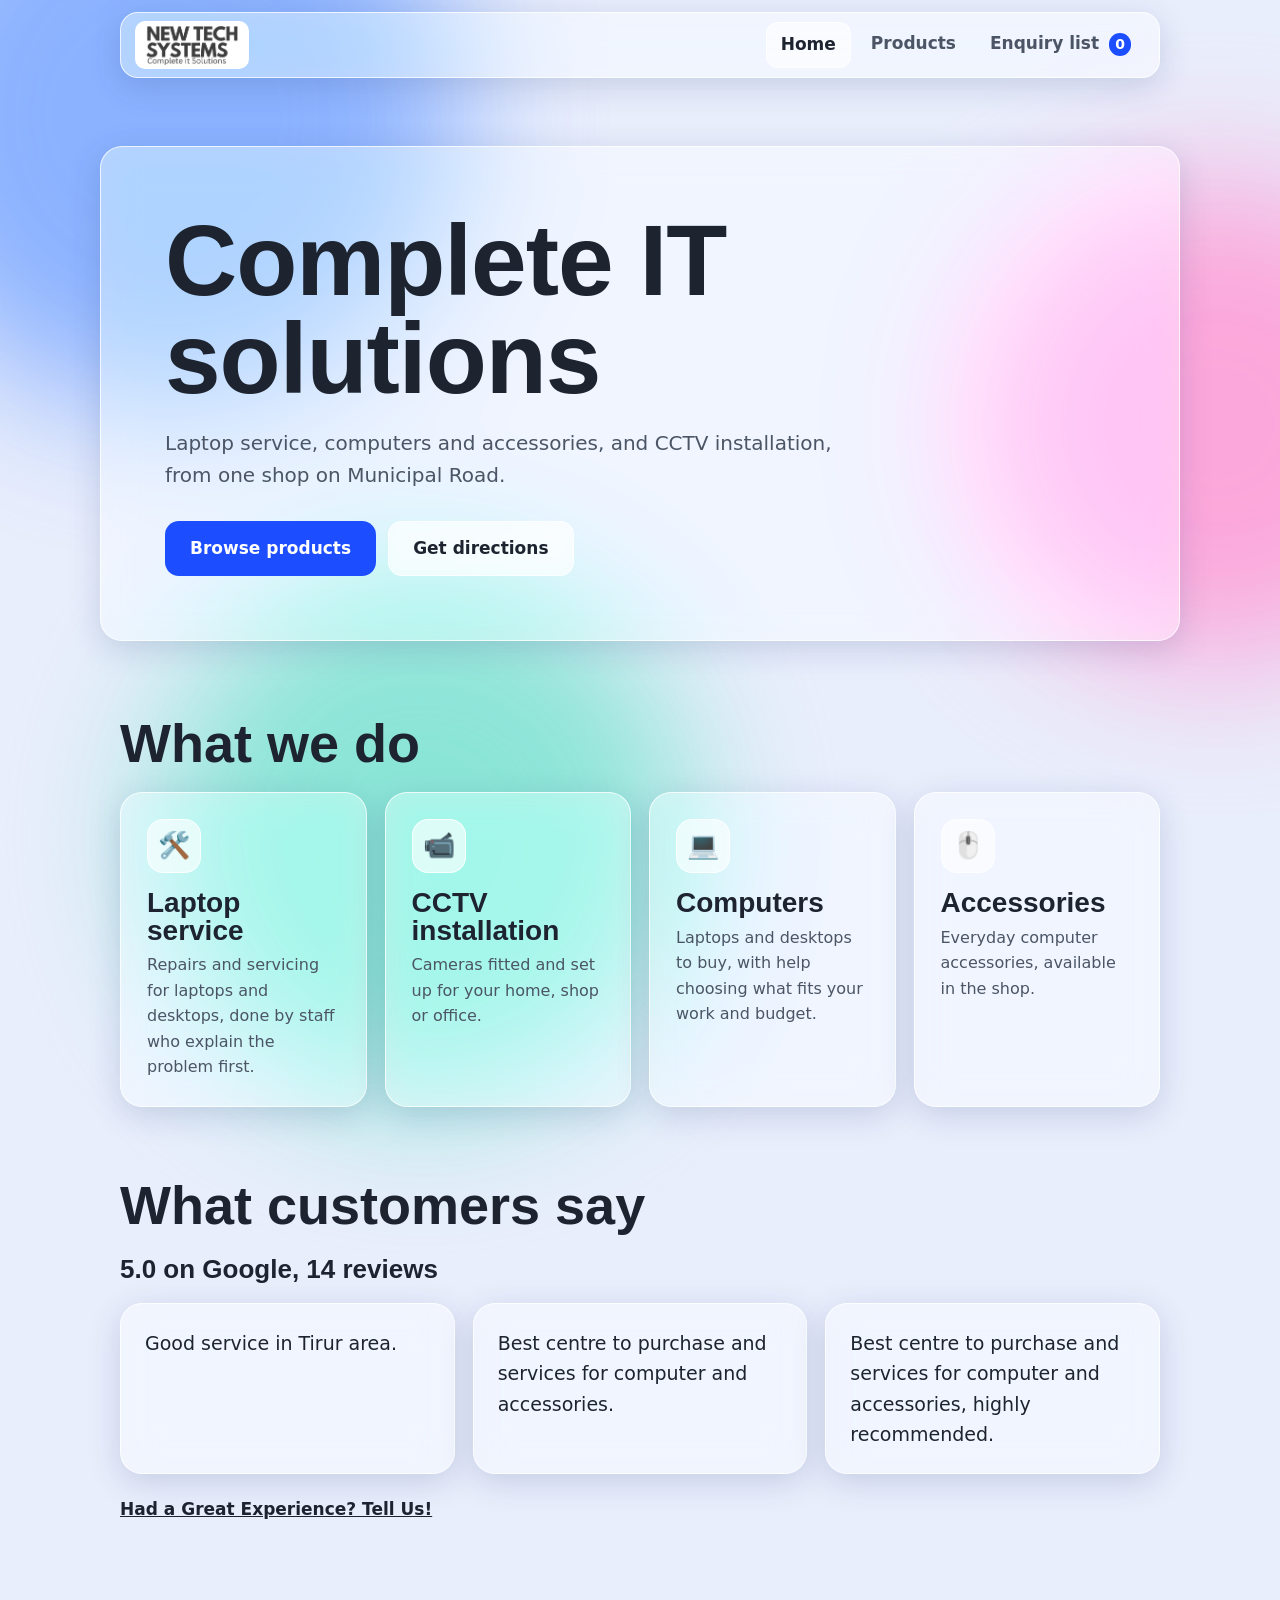
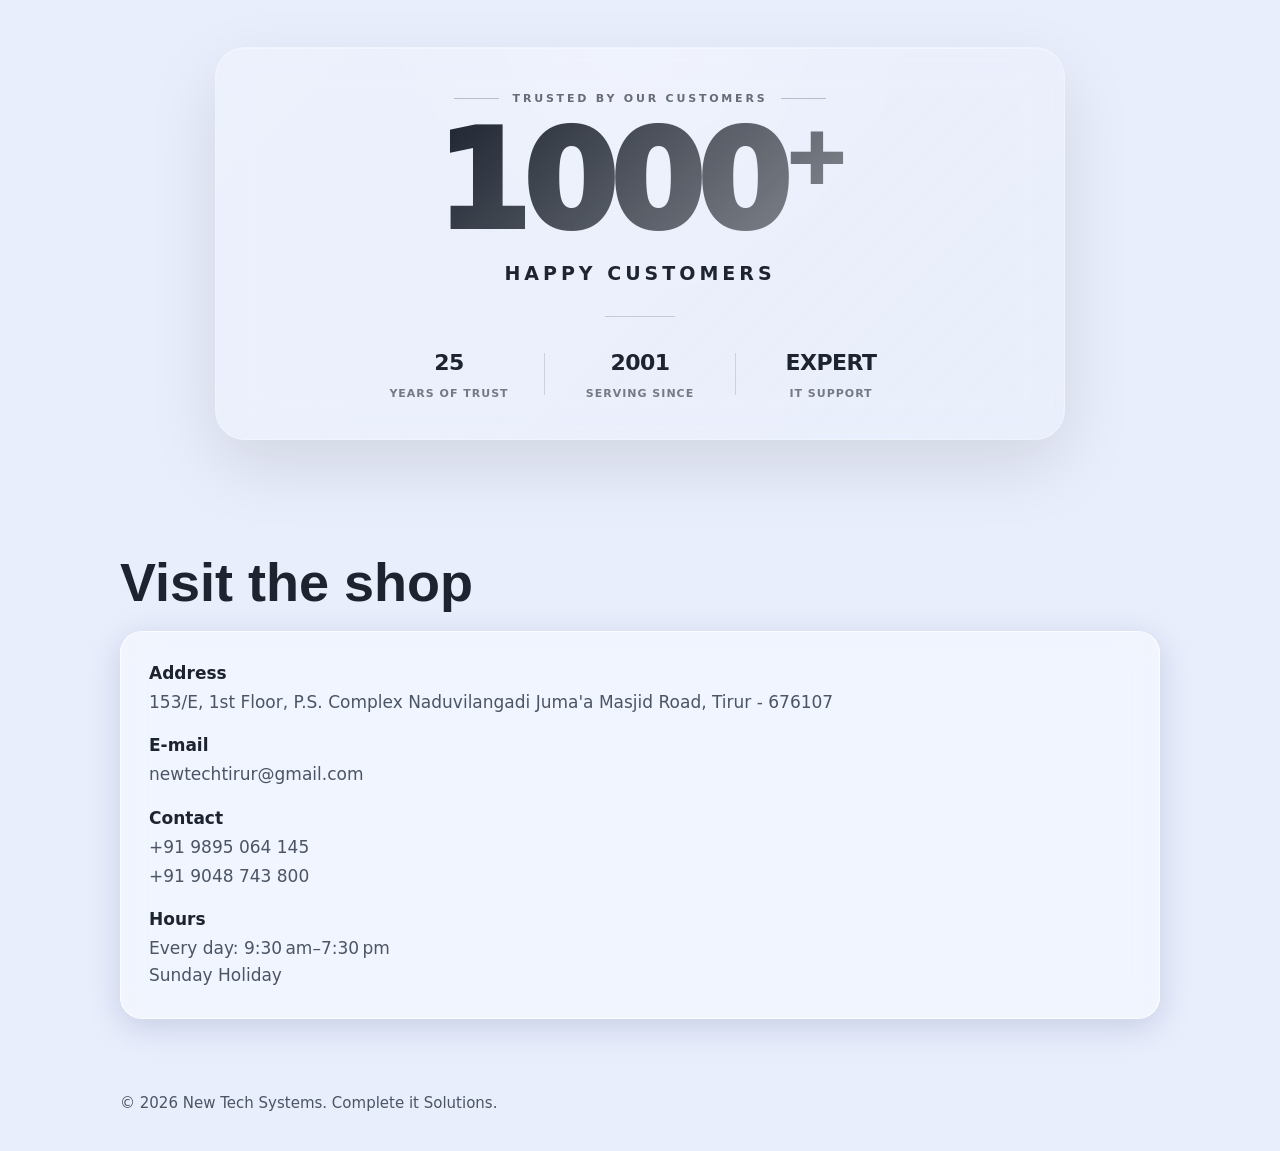
<file: index.html>
<!DOCTYPE html>
<html lang="en"><head><meta charset="utf-8">
<meta name="viewport" content="width=device-width, initial-scale=1, viewport-fit=cover">
<title>New Tech</title>
<link rel="icon" type="image/png" href="images/NEW_TECH_SYSTEMS-removebg-BLACK.png">
<meta name="description" content="Laptops, CCTV cameras, printers, accessories and computer service in Tirur, Kerala.">
<link rel="stylesheet" href="style.css">
</head><body>
<div class="blob a"></div><div class="blob b"></div><div class="blob c"></div>
<header><div class="w"><div class="glass">
<a class="logo" href="index.html" aria-label="New Tech Systems home"><img src="[data-uri]" alt="New Tech Systems – Complete it Solutions"></a>
<nav aria-label="Main"><a href="index.html" id="nHome" aria-current="page">Home</a><a href="products.html" id="nProd">Products</a><a href="products.html#enquiry" id="nCart">Enquiry list <span class="badge" id="cnt">0</span></a></nav>
</div></div></header>
<main>
<div id="home">
<div class="w hero"><div class="glass">
<h1>Complete IT<br>solutions</h1>
<p>Laptop service, computers and accessories, and CCTV installation, from one shop on Municipal Road.</p>
<div class="row"><a class="btn p" href="products.html">Browse products</a><a class="btn" href="https://www.google.com/maps/search/?api=1&query=New+Tech+Systems+Tirur" target="_blank" rel="noopener">Get directions</a></div>
</div></div>
<section><div class="w"><h2>What we do</h2>
<div class="grid">
<div class="glass card"><div class="ico">🛠️</div><h3>Laptop service</h3><p>Repairs and servicing for laptops and desktops, done by staff who explain the problem first.</p></div>
<div class="glass card"><div class="ico">📹</div><h3>CCTV installation</h3><p>Cameras fitted and set up for your home, shop or office.</p></div>
<div class="glass card"><div class="ico">💻</div><h3>Computers</h3><p>Laptops and desktops to buy, with help choosing what fits your work and budget.</p></div>
<div class="glass card"><div class="ico">🖱️</div><h3>Accessories</h3><p>Everyday computer accessories, available in the shop.</p></div>
</div></div></section>
<section><div class="w"><h2>What customers say</h2>
<div class="score">5.0 on Google, 14 reviews</div>
<div class="grid">
<blockquote class="glass">Good service in Tirur area.</blockquote>
<blockquote class="glass">Best centre to purchase and services for computer and accessories.</blockquote>
<blockquote class="glass">Best centre to purchase and services for computer and accessories, highly recommended.</blockquote>
</div>
<p style="margin-top:22px"><a href="https://g.page/r/CcUR3PvWER5MEAE/review" target="_blank" rel="noopener" style="font-weight:600">Had a Great Experience? Tell Us!</a></p></div></section>
<section class="trust-section">
  <div class="trust-card">

    <div class="trust-top">
      <span class="trust-line"></span>
      <span class="trust-mini">TRUSTED BY OUR CUSTOMERS</span>
      <span class="trust-line"></span>
    </div>

    <div class="customer-count">
      1000<span>+</span>
    </div>

    <div class="customer-label">
      HAPPY CUSTOMERS
    </div>

    <div class="trust-divider"></div>

    <div class="trust-bottom">
      <div class="trust-item">
        <strong>25</strong>
        <span>Years of Trust</span>
      </div>

      <div class="trust-separator"></div>

      <div class="trust-item">
        <strong>2001</strong>
        <span>Serving Since</span>
      </div>

      <div class="trust-separator"></div>

      <div class="trust-item">
        <strong>EXPERT</strong>
        <span>IT SUPPORT</span>
      </div>
    </div>

  </div>
</section>

<style>
/* ================================
   PREMIUM TRUST SECTION
================================ */

.trust-section {
  padding: 70px 20px 80px;
  text-align: center;
  position: relative;
}

.trust-card {
  position: relative;
  max-width: 850px;
  margin: 0 auto;
  padding: 42px 35px 36px;

  border: 1px solid rgba(255,255,255,0.25);
  border-radius: 30px;

  background:
    linear-gradient(
      135deg,
      rgba(255,255,255,0.18),
      rgba(255,255,255,0.06)
    );

  backdrop-filter: blur(22px);
  -webkit-backdrop-filter: blur(22px);

  box-shadow:
    0 25px 70px rgba(0,0,0,0.10),
    inset 0 1px 0 rgba(255,255,255,0.35);

  overflow: hidden;
}

/* Soft glow */
.trust-card::before {
  content: "";
  position: absolute;
  width: 280px;
  height: 280px;
  top: -150px;
  left: 50%;
  transform: translateX(-50%);

  background: rgba(255,255,255,0.20);
  filter: blur(70px);
  border-radius: 50%;

  pointer-events: none;
}

/* Top label */
.trust-top {
  position: relative;
  display: flex;
  align-items: center;
  justify-content: center;
  gap: 14px;

  margin-bottom: 15px;
}

.trust-mini {
  font-size: 11px;
  font-weight: 800;
  letter-spacing: 2.8px;
  opacity: 0.65;
  white-space: nowrap;
}

.trust-line {
  width: 45px;
  height: 1px;
  background: currentColor;
  opacity: 0.25;
}

/* Main number */
.customer-count {
  position: relative;

  font-size: clamp(75px, 13vw, 135px);
  line-height: 0.9;

  font-weight: 950;
  letter-spacing: -7px;

  background: linear-gradient(
    135deg,
    currentColor 20%,
    rgba(120,120,120,0.55)
  );

  -webkit-background-clip: text;
  background-clip: text;
  -webkit-text-fill-color: transparent;
}

.customer-count span {
  font-size: 0.58em;
  vertical-align: top;
  letter-spacing: -3px;
}

/* Happy customers */
.customer-label {
  margin-top: 14px;

  font-size: clamp(15px, 2vw, 19px);
  font-weight: 850;
  letter-spacing: 4px;
}

/* Divider */
.trust-divider {
  width: 70px;
  height: 1px;
  margin: 28px auto;

  background: currentColor;
  opacity: 0.18;
}

/* Bottom statistics */
.trust-bottom {
  display: flex;
  justify-content: center;
  align-items: center;
  gap: 35px;
}

.trust-item {
  display: flex;
  flex-direction: column;
  gap: 5px;
  min-width: 120px;
}

.trust-item strong {
  font-size: 22px;
  font-weight: 850;
  letter-spacing: -0.5px;
}

.trust-item span {
  font-size: 11px;
  font-weight: 600;
  letter-spacing: 1px;
  opacity: 0.58;
  text-transform: uppercase;
}

.trust-separator {
  width: 1px;
  height: 42px;
  background: currentColor;
  opacity: 0.15;
}

/* Mobile */
@media (max-width: 600px) {

  .trust-section {
    padding: 45px 15px 55px;
  }

  .trust-card {
    padding: 32px 18px 28px;
    border-radius: 24px;
  }

  .trust-mini {
    font-size: 9px;
    letter-spacing: 2px;
  }

  .trust-line {
    width: 25px;
  }

  .customer-count {
    font-size: clamp(70px, 22vw, 105px);
    letter-spacing: -5px;
  }

  .customer-label {
    font-size: 13px;
    letter-spacing: 3px;
  }

  .trust-bottom {
    gap: 12px;
  }

  .trust-item {
    min-width: 0;
    flex: 1;
  }

  .trust-item strong {
    font-size: 18px;
  }

  .trust-item span {
    font-size: 8px;
    letter-spacing: 0.7px;
  }

  .trust-separator {
    height: 35px;
  }
}
</style>
<section id="visit"><div class="w"><h2>Visit the shop</h2><div class="ct">
<div class="glass"><dl><dt>Address</dt><dd>153/E, 1st Floor, P.S. Complex Naduvilangadi Juma'a Masjid Road, Tirur - 676107</dd>
<dt>E-mail</dt><dd>newtechtirur@gmail.com</dd>
<dt>Contact</dt><dd>+91 9895 064 145</dd><dd>+91 9048 743 800</dd>
<dt>Hours</dt><dd>Every day: 9:30 am–7:30 pm<br>Sunday Holiday</dd>
</div></div></section>
</div>


</main>
<footer><div class="w">© <span id="yr"></span> New Tech Systems. Complete it Solutions.</div></footer>
<script>
document.getElementById("yr").textContent=new Date().getFullYear();
const cart=JSON.parse(localStorage.getItem("nts_cart")||"[]");
document.getElementById("cnt").textContent=cart.reduce((a,i)=>a+i.q,0);
</script>
</body></html>
</file>
<file: style.css>
/* =========================================================
   RESPONSIVE DESIGN
   New Tech Systems
========================================================= */

/* ---------- GLOBAL ---------- */

*,
*::before,
*::after {
  box-sizing: border-box;
}

html {
  width: 100%;
  overflow-x: hidden;
  scroll-behavior: smooth;
}

body {
  width: 100%;
  max-width: 100%;
  overflow-x: hidden;
}

img,
video,
iframe {
  max-width: 100%;
  height: auto;
}

button,
a {
  -webkit-tap-highlight-color: transparent;
}

.w {
  width: min(1200px, calc(100% - 40px));
  margin-inline: auto;
}


/* =========================================================
   LARGE SCREENS
========================================================= */

@media (min-width: 1441px) {

  .w {
    width: min(1280px, calc(100% - 80px));
  }

  h1 {
    font-size: clamp(70px, 6vw, 110px);
  }

  h2 {
    font-size: 42px;
  }

}


/* =========================================================
   LAPTOP / DESKTOP
========================================================= */

@media (max-width: 1200px) {

  .w {
    width: min(1100px, calc(100% - 40px));
  }

  .grid {
    grid-template-columns: repeat(2, minmax(0, 1fr));
  }

}


/* =========================================================
   TABLET
========================================================= */

@media (max-width: 900px) {

  .w {
    width: calc(100% - 32px);
  }

  header .glass {
    padding: 12px 16px;
  }

  nav {
    gap: 12px;
  }

  .hero {
    min-height: auto;
    padding-top: 60px;
    padding-bottom: 60px;
  }

  .hero h1 {
    font-size: clamp(52px, 9vw, 78px);
  }

  .hero p {
    max-width: 650px;
  }

  .ct {
    grid-template-columns: 1fr;
  }

  section {
    padding-block: 55px;
  }

}


/* =========================================================
   MOBILE
========================================================= */

@media (max-width: 600px) {

  /* Global spacing */

  .w {
    width: calc(100% - 24px);
  }

  section {
    padding-block: 42px;
  }


  /* ---------- HEADER ---------- */

  header {
    padding: 10px 0;
  }

  header .glass {
    padding: 10px 12px;
    border-radius: 18px;
  }

  .logo {
    max-width: 145px;
  }

  nav {
    gap: 6px;
  }

  nav a {
    font-size: 12px;
    padding: 8px 9px;
  }

  .badge {
    font-size: 9px;
    min-width: 16px;
    height: 16px;
  }


  /* ---------- HERO ---------- */

  .hero {
    padding-top: 35px;
    padding-bottom: 45px;
  }

  .hero .glass {
    padding: 28px 20px;
    border-radius: 24px;
  }

  .hero h1 {
    font-size: clamp(43px, 13vw, 65px);
    line-height: .95;
    letter-spacing: -2px;
  }

  .hero p {
    font-size: 15px;
    line-height: 1.6;
  }


  /* ---------- BUTTONS ---------- */

  .row {
    display: flex;
    flex-direction: column;
    width: 100%;
    gap: 10px;
  }

  .btn {
    width: 100%;
    text-align: center;
  }


  /* ---------- HEADINGS ---------- */

  h2 {
    font-size: clamp(28px, 8vw, 38px);
    line-height: 1.1;
  }

  h3 {
    font-size: 20px;
  }


  /* ---------- CARDS ---------- */

  .grid {
    grid-template-columns: 1fr;
    gap: 14px;
  }

  .card {
    padding: 22px;
  }


  /* ---------- REVIEWS ---------- */

  blockquote {
    margin: 0;
    padding: 22px;
    font-size: 14px;
    line-height: 1.6;
  }


  /* ---------- CONTACT ---------- */

  .ct {
    display: grid;
    grid-template-columns: 1fr;
  }

  .ct .glass {
    padding: 22px;
  }

  dl {
    width: 100%;
  }

  dt {
    margin-top: 18px;
  }

  dd {
    margin-left: 0;
    word-break: break-word;
  }


  /* ---------- TRUST SECTION ---------- */

  .trust-section {
    padding: 45px 12px 55px;
  }

  .trust-card {
    width: 100%;
    padding: 32px 16px 28px;
    border-radius: 24px;
  }

  .trust-top {
    gap: 8px;
  }

  .trust-mini {
    font-size: 8px;
    letter-spacing: 1.7px;
  }

  .trust-line {
    width: 22px;
  }

  .customer-count {
    font-size: clamp(70px, 22vw, 105px);
    letter-spacing: -5px;
  }

  .customer-label {
    font-size: 13px;
    letter-spacing: 2.5px;
  }

  .trust-bottom {
    gap: 8px;
  }

  .trust-item {
    min-width: 0;
    flex: 1;
  }

  .trust-item strong {
    font-size: 17px;
  }

  .trust-item span {
    font-size: 7px;
    letter-spacing: .5px;
  }

  .trust-separator {
    height: 32px;
  }


  /* ---------- FOOTER ---------- */

  footer {
    padding: 25px 12px;
    text-align: center;
    font-size: 12px;
  }

}


/* =========================================================
   SMALL PHONES
========================================================= */

@media (max-width: 380px) {

  .w {
    width: calc(100% - 18px);
  }

  header .glass {
    padding: 8px;
  }

  .logo {
    max-width: 120px;
  }

  nav {
    gap: 2px;
  }

  nav a {
    font-size: 10px;
    padding: 7px 6px;
  }

  .hero .glass {
    padding: 24px 16px;
  }

  .hero h1 {
    font-size: 42px;
  }

  .customer-count {
    font-size: 68px;
  }

  .trust-bottom {
    gap: 4px;
  }

  .trust-item strong {
    font-size: 15px;
  }

  .trust-item span {
    font-size: 6.5px;
  }

}


/* =========================================================
   TOUCH DEVICES
========================================================= */

@media (hover: none) and (pointer: coarse) {

  a,
  button {
    min-height: 44px;
  }

  .btn {
    display: flex;
    align-items: center;
    justify-content: center;
  }

}
:root{--ink:#1d2430;--mute:#4b5565;--glass:rgba(255,255,255,.42);--glass2:rgba(255,255,255,.62);--edge:rgba(255,255,255,.75);--shadow:0 8px 32px rgba(40,60,120,.18);--acc:#1c4dff;--accink:#fff;
--b1:#7aa7ff;--b2:#ff9ad5;--b3:#7be3d0;--b4:#e9eefc;
box-sizing:border-box;padding-top:env(safe-area-inset-top,0px);padding-bottom:env(safe-area-inset-bottom,0px)}
@media(prefers-color-scheme:dark){:root:not([data-theme="light"]){--ink:#eef1f8;--mute:#b3bccd;--glass:rgba(255,255,255,.08);--glass2:rgba(255,255,255,.14);--edge:rgba(255,255,255,.22);--shadow:0 8px 32px rgba(0,0,0,.45);--acc:#7b9dff;--accink:#0b1533;--b1:#2d4fd6;--b2:#8a2b7a;--b3:#127a70;--b4:#0e1220}}
:root[data-theme="dark"]{--ink:#eef1f8;--mute:#b3bccd;--glass:rgba(255,255,255,.08);--glass2:rgba(255,255,255,.14);--edge:rgba(255,255,255,.22);--shadow:0 8px 32px rgba(0,0,0,.45);--acc:#7b9dff;--accink:#0b1533;--b1:#2d4fd6;--b2:#8a2b7a;--b3:#127a70;--b4:#0e1220}
html{scroll-padding-top:90px;scroll-behavior:smooth;height:100%}
*{box-sizing:border-box}
body{margin:0;min-height:100%;color:var(--ink);font:400 17px/1.6 Barlow,system-ui,sans-serif;background:var(--b4);position:relative;overflow-x:hidden}
.blob{position:fixed;border-radius:50%;filter:blur(70px);opacity:.85;z-index:-1;pointer-events:none}
.blob.a{width:46vmax;height:46vmax;background:var(--b1);top:-14vmax;left:-10vmax}
.blob.b{width:38vmax;height:38vmax;background:var(--b2);top:20vh;right:-14vmax}
.blob.c{width:42vmax;height:42vmax;background:var(--b3);bottom:-16vmax;left:12vmax}
@media(prefers-reduced-motion:no-preference){.blob.b{animation:drift 22s ease-in-out infinite alternate}}
@keyframes drift{to{transform:translate(-8vmax,10vmax)}}
.glass{background:var(--glass);border:1px solid var(--edge);border-radius:22px;box-shadow:var(--shadow);-webkit-backdrop-filter:blur(18px) saturate(160%);backdrop-filter:blur(18px) saturate(160%)}
a{color:inherit}
:focus-visible{outline:3px solid var(--acc);outline-offset:3px}
h1,h2,h3{font-family:"Barlow Condensed","Arial Narrow",sans-serif;font-weight:800;line-height:.98;margin:0}
.w{max-width:1080px;margin:0 auto;padding:0 20px}
header{
  position:fixed;
  top:env(safe-area-inset-top,0px);
  left:0;
  width:100%;
  z-index:1000;
  padding:12px 0;
}

body{
  padding-top:90px;
}
header .glass{display:flex;align-items:center;justify-content:space-between;gap:14px;padding:8px 14px;border-radius:18px}
.logo{background:#fff;border-radius:10px;padding:4px 10px;display:block}
.logo img{height:40px;display:block}
nav{display: flex;gap:6px;font-weight:600}
nav a{text-decoration:none;padding:8px 14px;border-radius:12px;color:var(--mute)}
nav a:hover{background:var(--glass2);color:var(--ink)}
nav a[aria-current="page"]{background:var(--glass2);color:var(--ink);border:1px solid var(--edge)}
.btn{display:inline-block;padding:13px 24px;font-weight:600;text-decoration:none;border-radius:14px;border:1px solid var(--edge);background:var(--glass2);cursor:pointer;font:inherit;font-weight:600;color:var(--ink);-webkit-backdrop-filter:blur(10px);backdrop-filter:blur(10px)}
.btn.p{background:var(--acc);color:var(--accink);border-color:transparent}
.btn:hover{filter:brightness(1.08)}
.hero{padding:56px 0 40px}
.hero .glass{padding:clamp(28px,6vw,64px)}
h1{font-size:clamp(46px,9vw,100px);letter-spacing:-.01em}
.hero p{max-width:34em;font-size:20px;color:var(--mute);margin:20px 0 30px}
.row{display:flex;flex-wrap:wrap;gap:12px}
section{padding:36px 0}
h2{font-size:clamp(34px,5.5vw,54px);margin-bottom:22px}
.grid{display:grid;grid-template-columns:repeat(auto-fit,minmax(230px,1fr));gap:18px}
.card{padding:26px}
.card h3{font-size:28px;margin-bottom:8px}
.card p{margin:0;color:var(--mute);font-size:16px}
.ico{width:54px;height:54px;border-radius:16px;display:grid;place-items:center;font-size:26px;background:var(--glass2);border:1px solid var(--edge);margin-bottom:16px}
blockquote{margin:0;padding:24px;font-size:19px;font-weight:500}
.score{font:800 26px "Barlow Condensed",sans-serif;margin-bottom:18px}
.ct{display:grid;grid-template-columns:repeat(auto-fit,minmax(280px,1fr));gap:18px}
.ct .glass{padding:28px}
dl{margin:0}dt{font-weight:600;margin-top:16px}dt:first-child{margin-top:0}dd{margin:2px 0 0;color:var(--mute)}
.chips{display:flex;flex-wrap:wrap;gap:10px;margin-bottom:24px}
.chip{padding:9px 18px;border-radius:999px;border:1px solid var(--edge);background:var(--glass);color:var(--ink);font:600 16px Barlow,sans-serif;cursor:pointer;-webkit-backdrop-filter:blur(10px);backdrop-filter:blur(10px)}
.chip[aria-pressed="true"]{background:var(--acc);color:var(--accink);border-color:transparent}
.pc ul{margin:14px 0 18px;padding-left:18px;color:var(--mute);font-size:16px}
.pc .btn{padding:10px 18px;font-size:16px}
.page-head{padding:48px 0 8px}
.page-head p{color:var(--mute);max-width:40em;margin:12px 0 0;font-size:19px}
.badge{display:inline-block;min-width:22px;padding:0 6px;margin-left:4px;border-radius:99px;background:var(--acc);color:var(--accink);font-size:14px;text-align:center}
.crumb{color:var(--mute);margin:0 0 10px;font-weight:500}.crumb a{text-decoration:none}.crumb a:hover{text-decoration:underline}
.tile{height:150px;overflow:hidden;border-radius:16px;display:grid;place-items:center;font-size:56px;background:linear-gradient(135deg,var(--glass2),var(--glass));border:1px solid var(--edge);margin-bottom:16px}
a.card{display:block;text-decoration:none;color:inherit}a.card:hover{background:var(--glass2)}
.pc .btn{width:100%;text-align:center}
.btn.done{background:var(--glass2);border-color:var(--acc)}
.qty{display:inline-flex;align-items:center;gap:10px}.qty button{width:34px;height:34px;border-radius:10px;border:1px solid var(--edge);background:var(--glass2);color:var(--ink);font:600 18px Barlow,sans-serif;cursor:pointer}
.item{display:flex;align-items:center;gap:16px;padding:16px 20px;margin-bottom:12px;flex-wrap:wrap}
.item .nm{flex:1;min-width:180px}.item small{color:var(--mute)}
.rm{background:none;border:0;color:var(--mute);cursor:pointer;font:600 15px Barlow,sans-serif;text-decoration:underline}
input.f{width:100%;max-width:360px;padding:12px 14px;border-radius:12px;border:1px solid var(--edge);background:var(--glass2);color:var(--ink);font:inherit}
.wa{background:#1faa59;color:#fff;border-color:transparent;font-size:18px;padding:15px 28px}
.tile img{width:100%;height:100%;object-fit:cover;display:block}
footer{padding:36px 0;color:var(--mute);font-size:15px}
[hidden]{display:none!important}
@media(max-width:600px){nav a{padding:8px 10px}.logo img{height:32px}}
@supports not ((backdrop-filter:blur(1px)) or (-webkit-backdrop-filter:blur(1px))){.glass,.btn,.chip{background:var(--glass2)}}
@media(prefers-reduced-motion:reduce){html{scroll-behavior:auto}}

.product-image{width:100%;height:100%;object-fit:cover;display:block}.product-placeholder{font-size:56px}.admin-note{padding:16px 20px;margin:0 0 24px}.code-tip{font-family:ui-monospace,monospace;font-size:14px;background:var(--glass2);padding:2px 6px;border-radius:6px}
</file>
